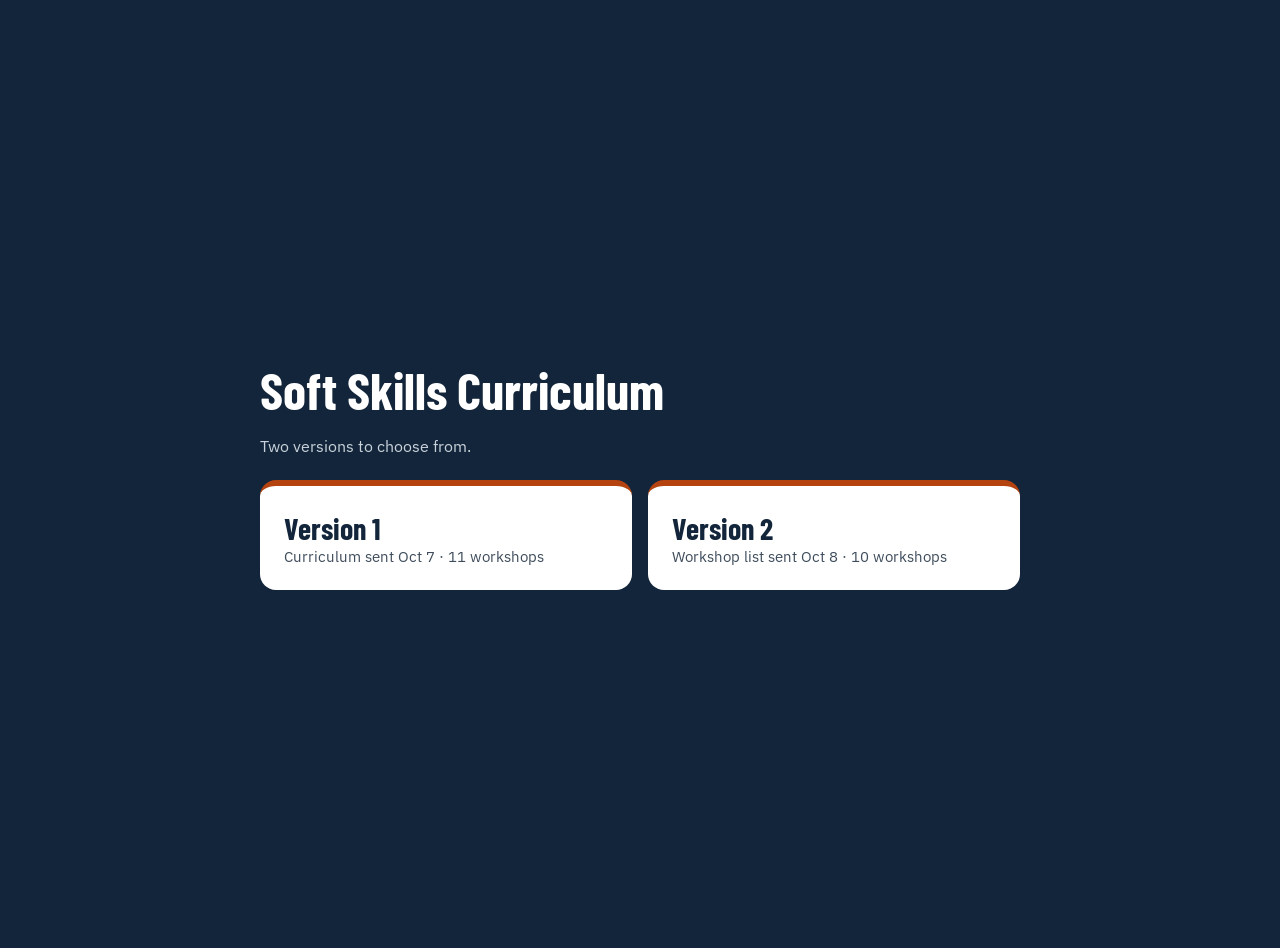
<file: soft-skills/index.html>
<!doctype html><html lang="en"><head><meta charset="utf-8"><meta name="viewport" content="width=device-width,initial-scale=1"><title>Soft Skills Curriculum – choose a version</title><link rel="preconnect" href="https://fonts.googleapis.com"><link rel="preconnect" href="https://fonts.gstatic.com" crossorigin><link rel="stylesheet" href="https://fonts.googleapis.com/css2?family=Barlow+Condensed:wght@600;700&family=IBM+Plex+Sans:wght@400;500;600&display=swap">
<style>body{margin:0;background:#13253A;color:#fff;font-family:'IBM Plex Sans',Arial,sans-serif;min-height:100vh;display:flex;align-items:center;justify-content:center;padding:24px}.box{max-width:760px;width:100%}h1{font-family:'Barlow Condensed',sans-serif;font-size:52px;margin:0 0 8px}p{color:#C9D2DB}.g{display:grid;grid-template-columns:1fr 1fr;gap:16px;margin-top:24px}a{display:block;background:#fff;color:#13253A;text-decoration:none;border-radius:16px;padding:24px;border-top:6px solid #B4430F}a b{font-family:'Barlow Condensed',sans-serif;font-size:30px;display:block}a span{color:#3E4C5B;font-size:15px}@media(max-width:600px){.g{grid-template-columns:1fr}}</style></head>
<body><div class="box"><h1>Soft Skills Curriculum</h1><p>Two versions to choose from.</p><div class="g">
<a href="v1.html"><b>Version 1</b><span>Curriculum sent Oct 7 · 11 workshops</span></a>
<a href="v2.html"><b>Version 2</b><span>Workshop list sent Oct 8 · 10 workshops</span></a></div></div></body></html>
</file>
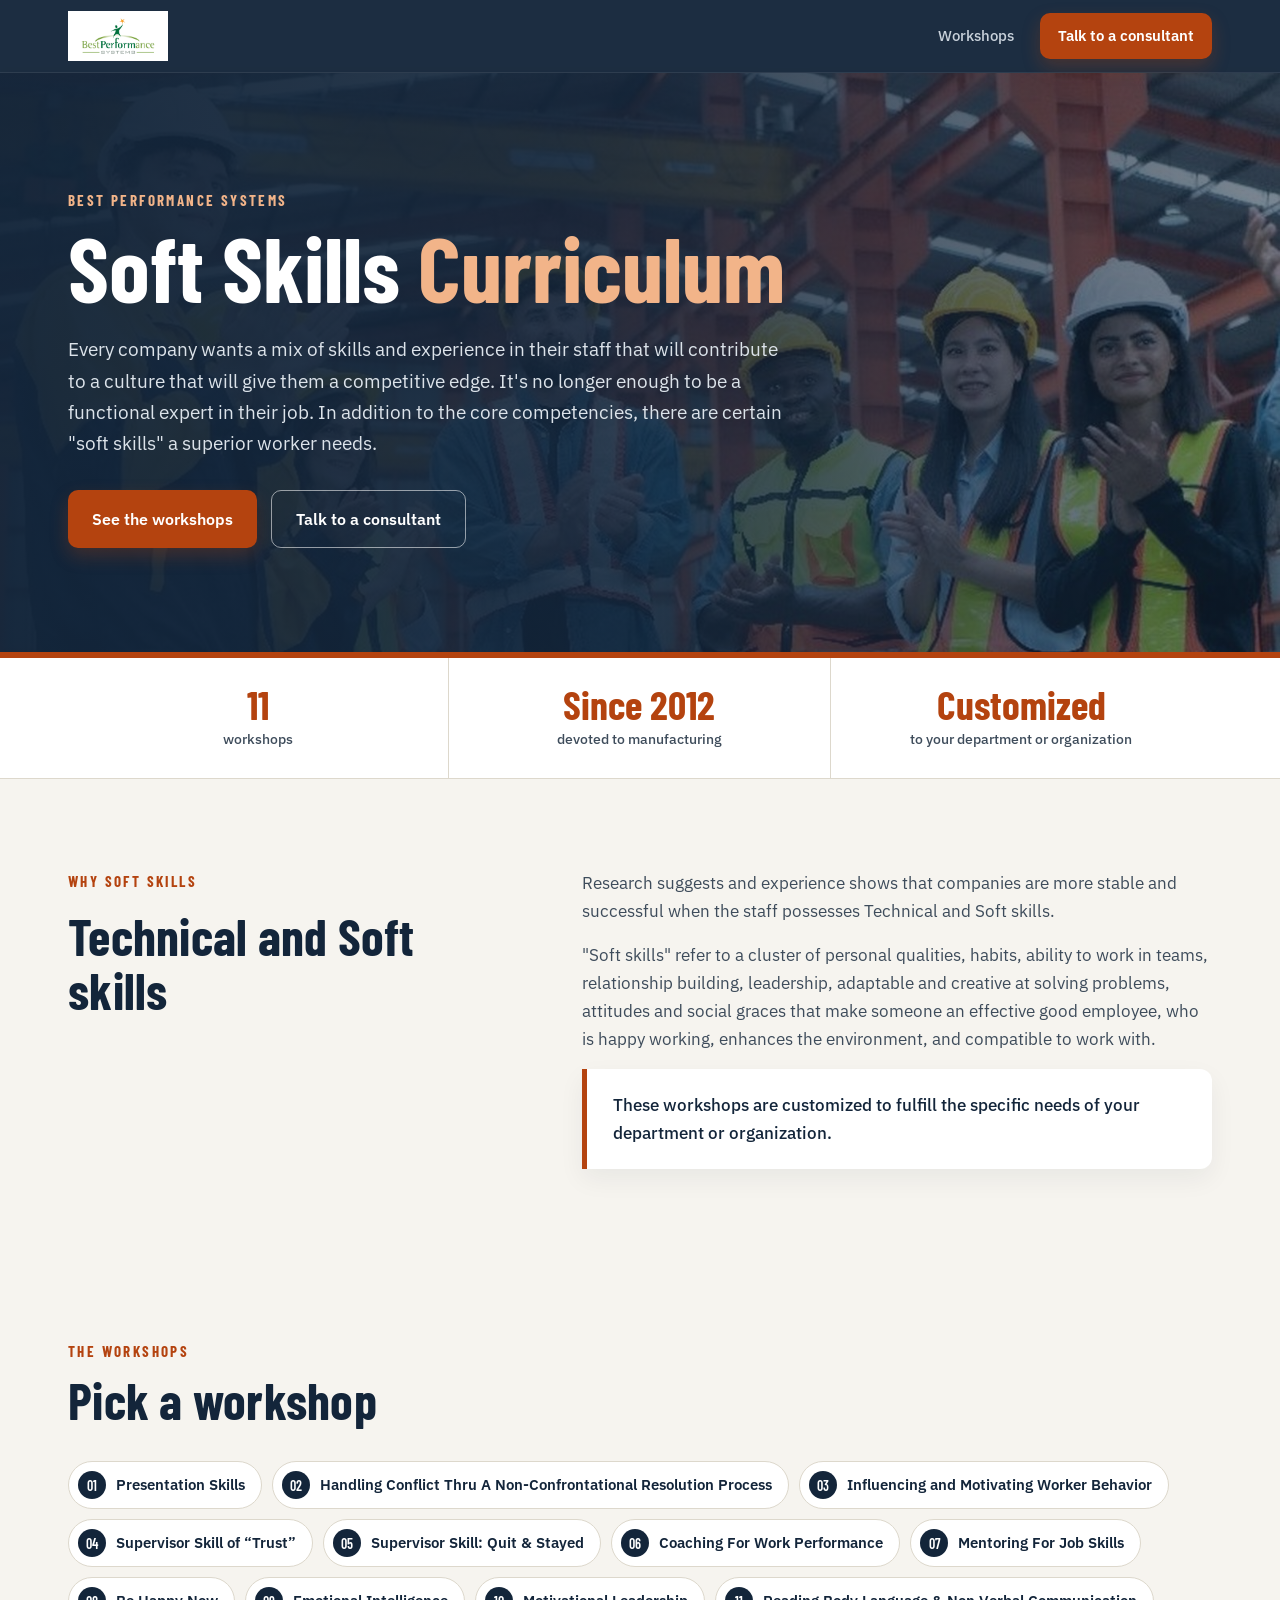
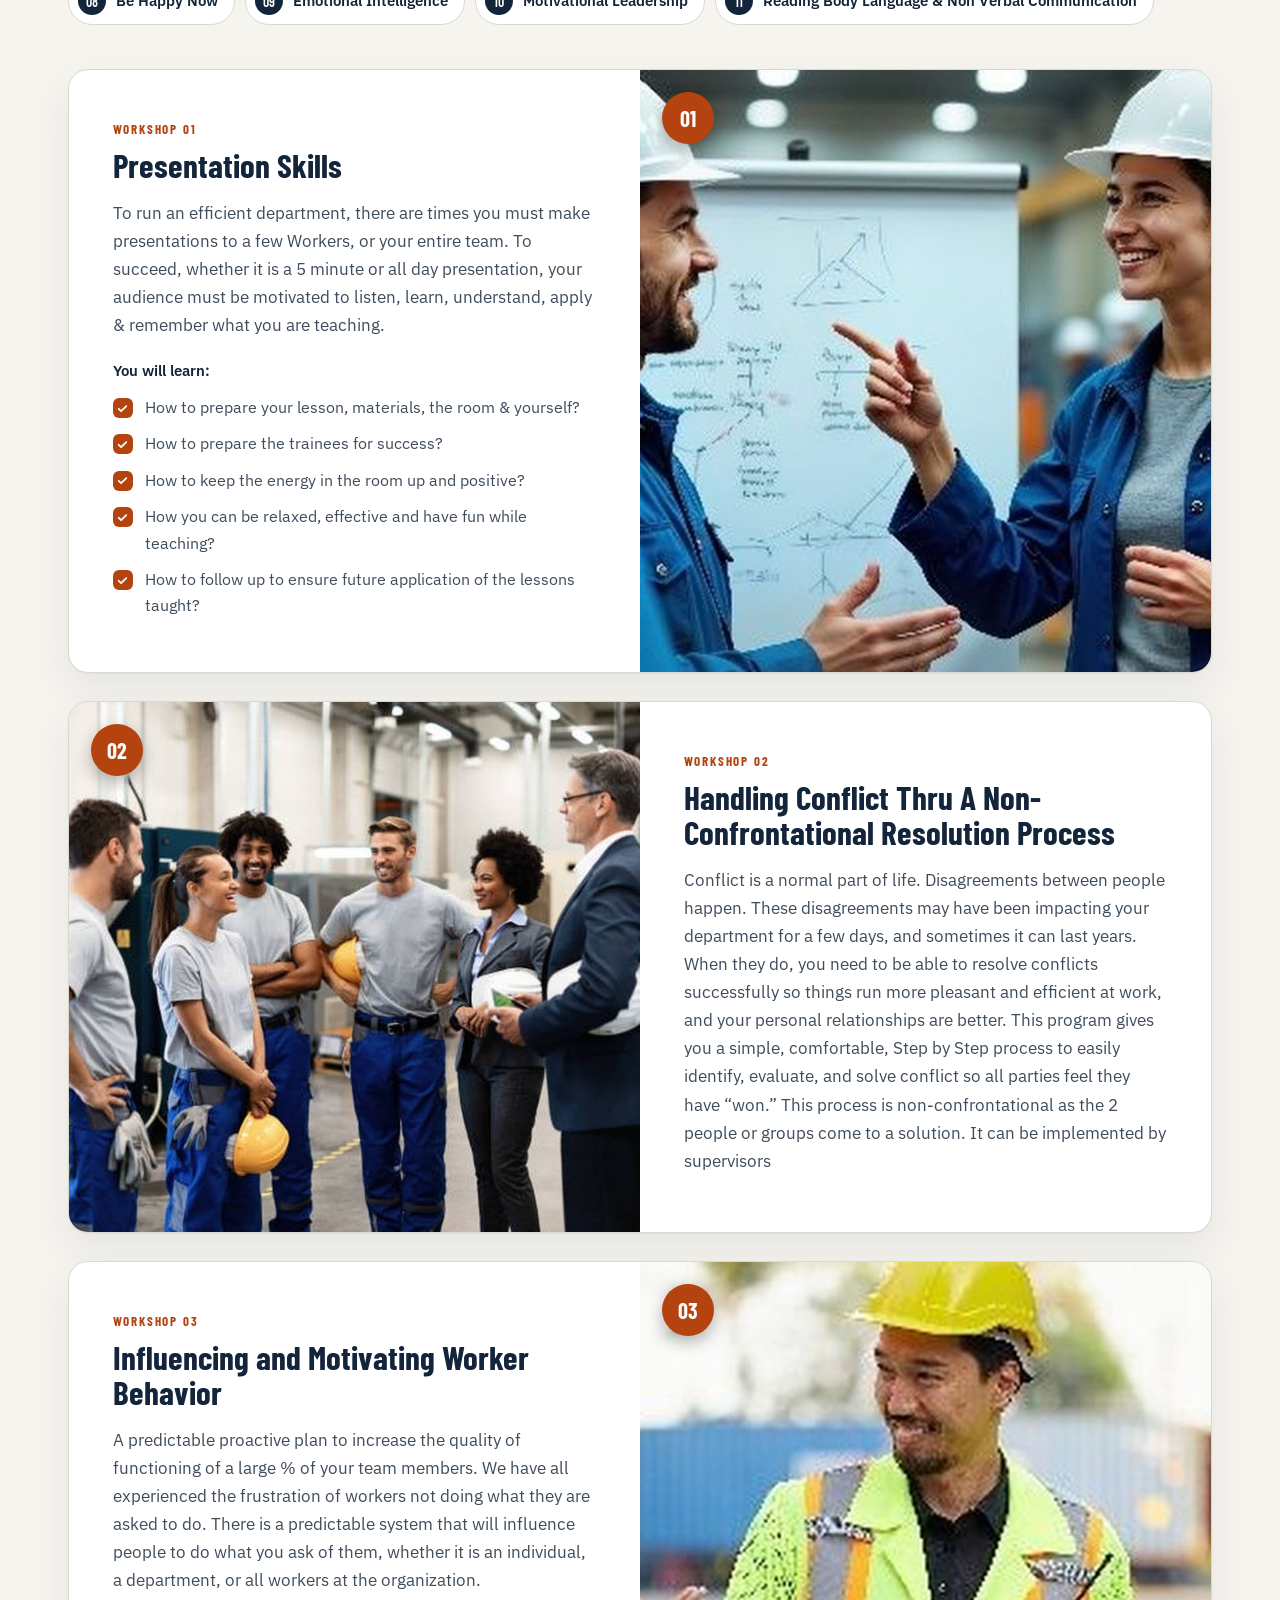
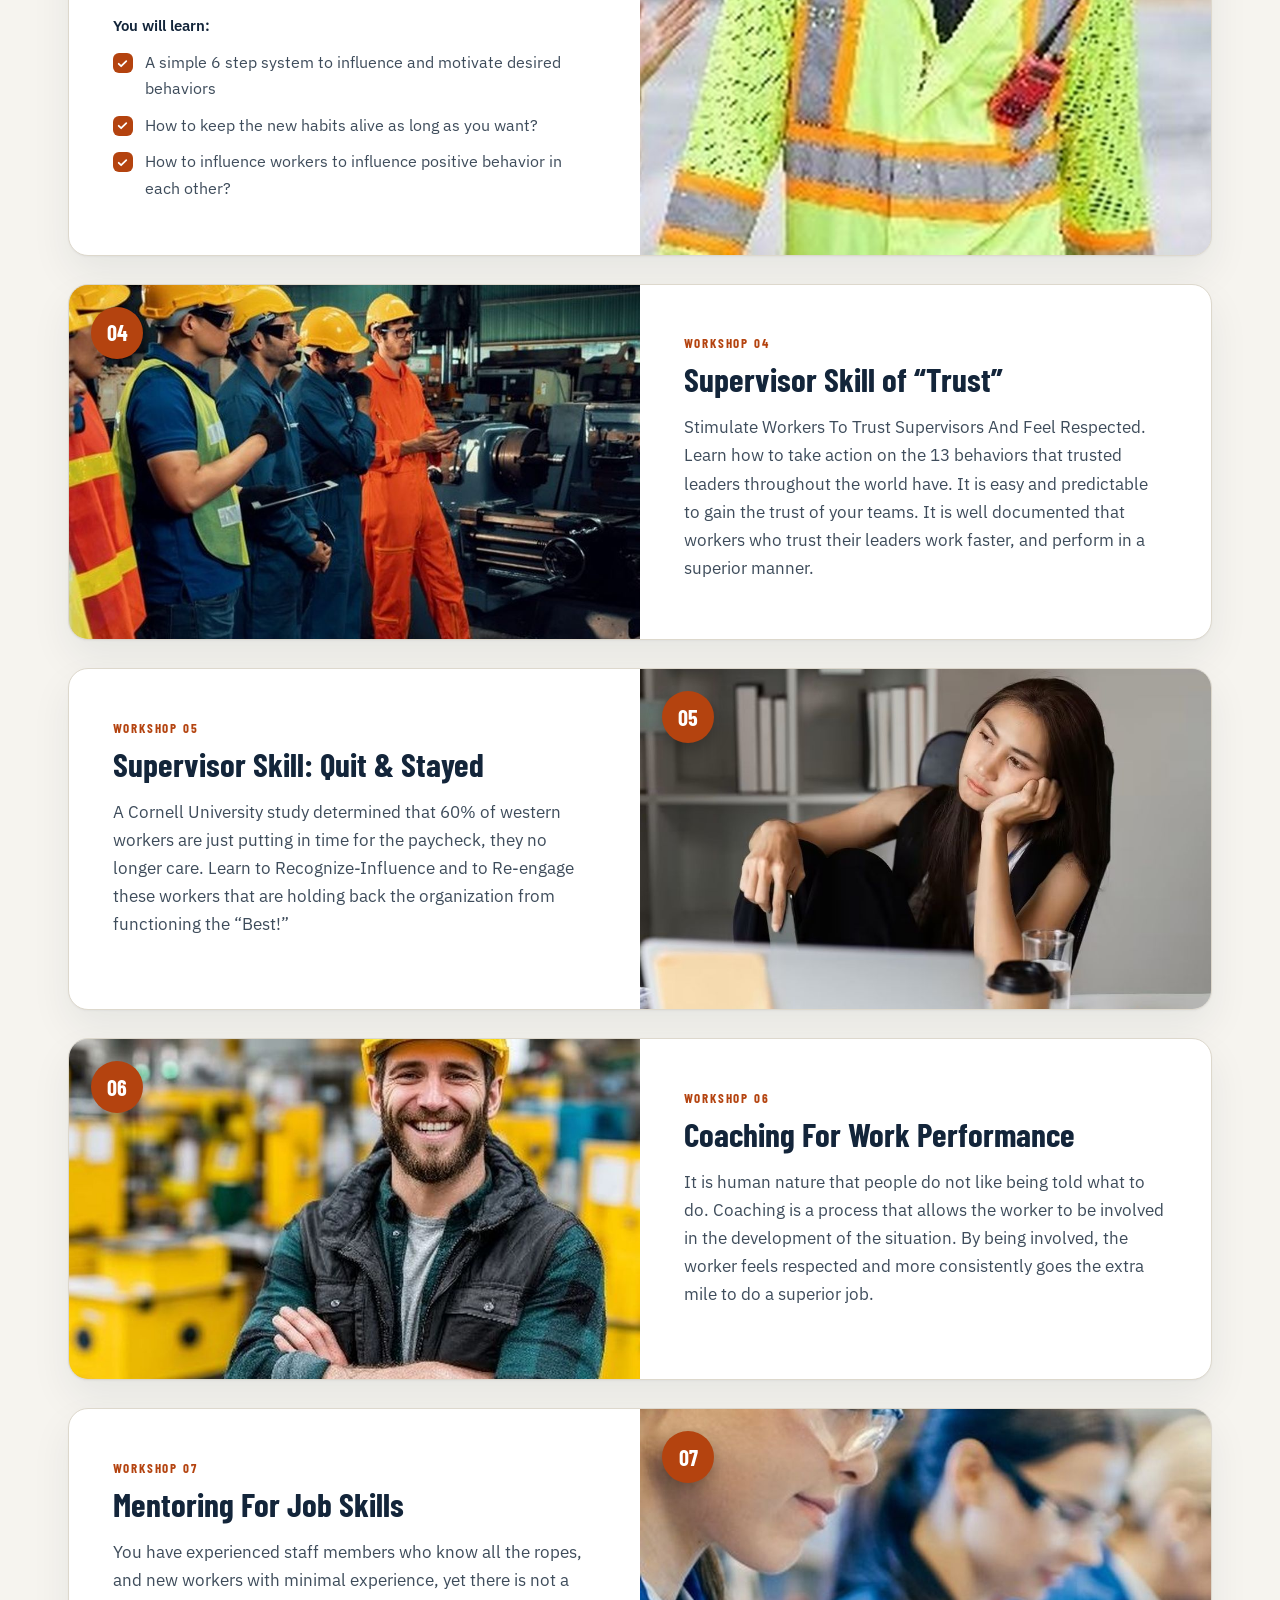
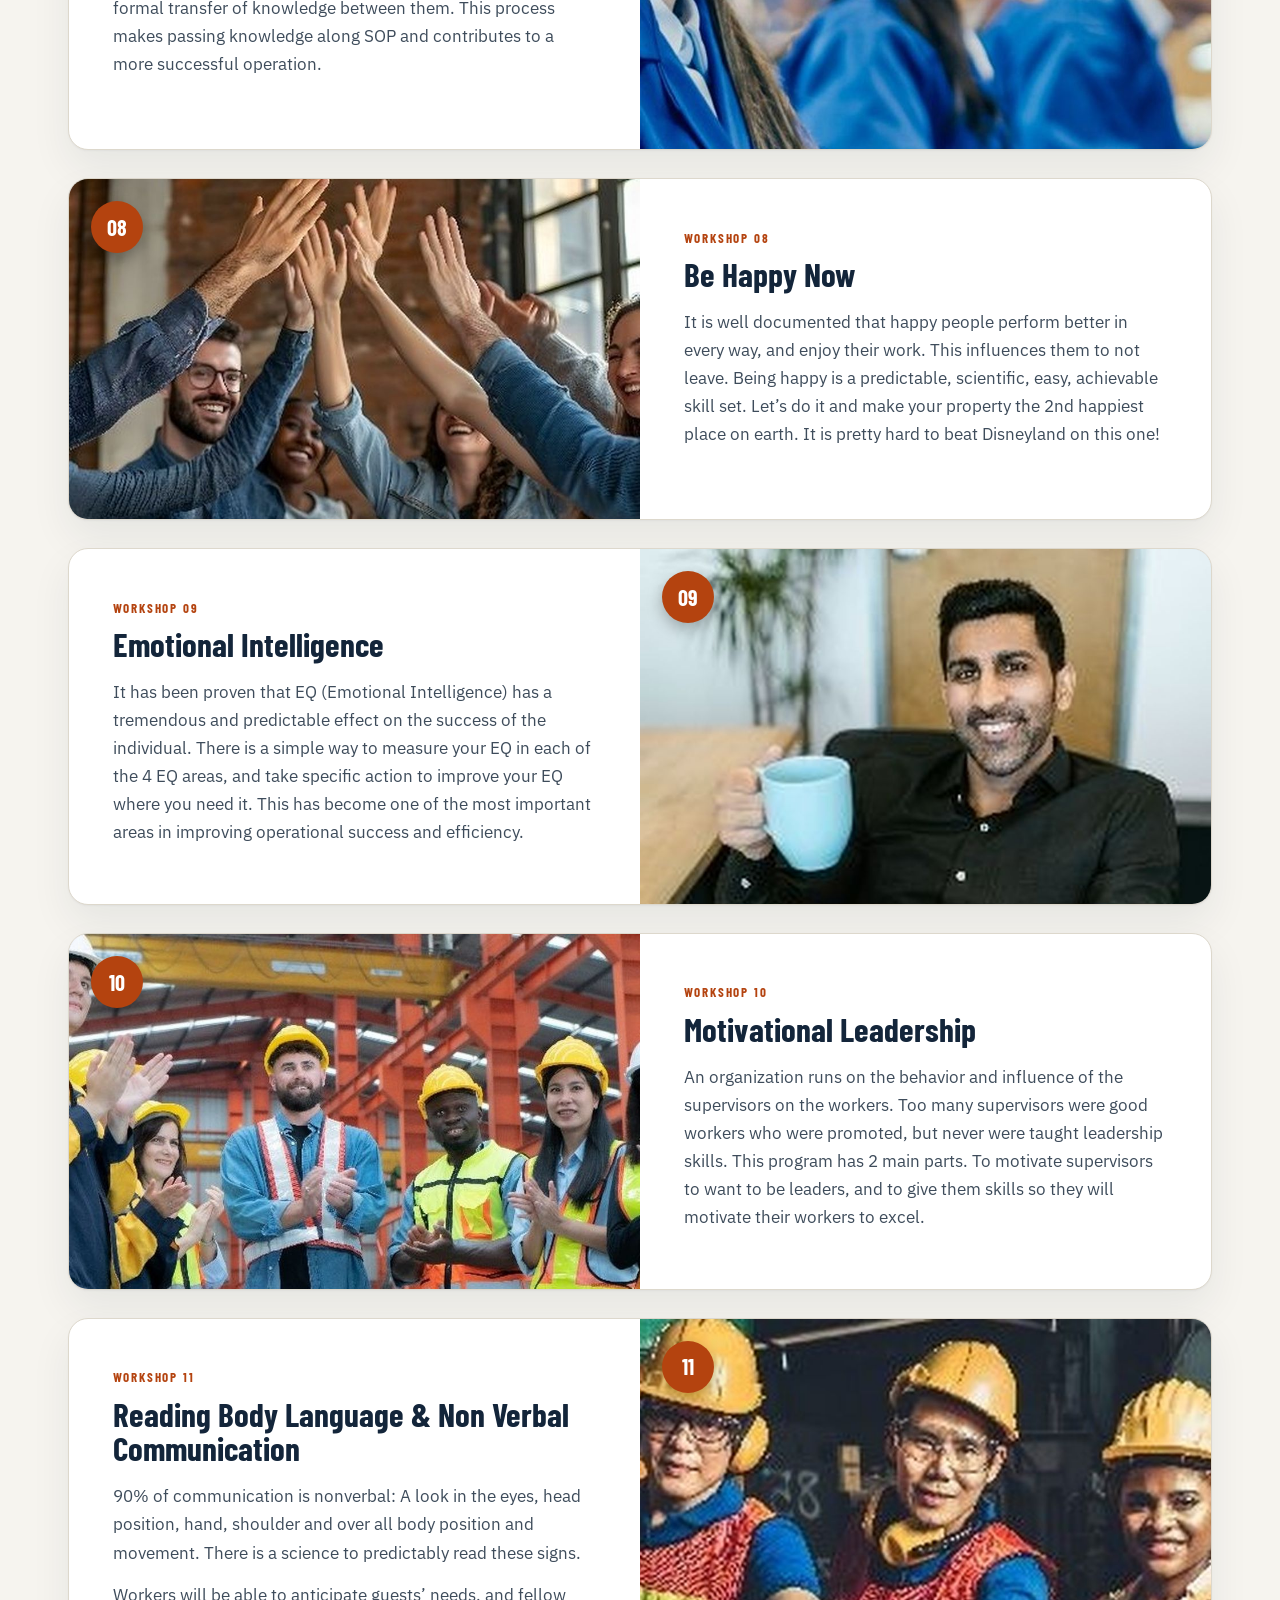
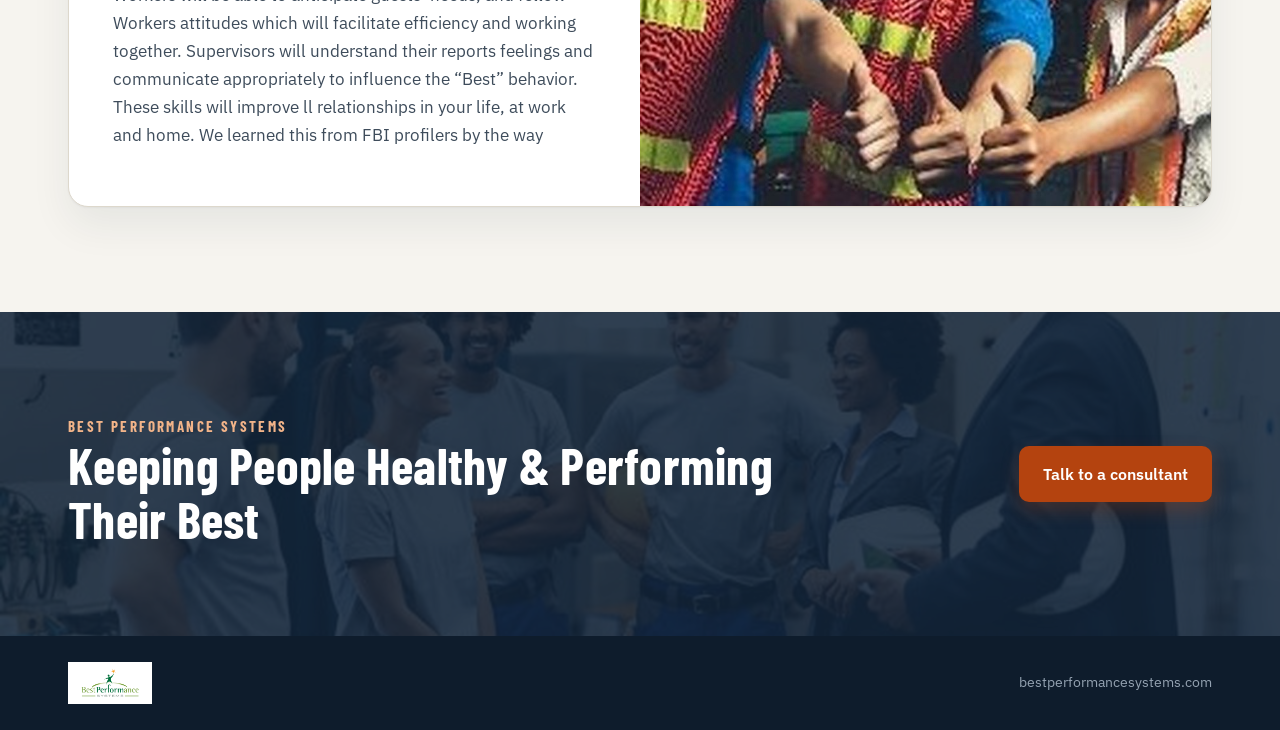
<file: soft-skills/v1.html>
<!doctype html>
<html lang="en"><head><meta charset="utf-8"><meta name="viewport" content="width=device-width,initial-scale=1">
<title>Soft Skills Curriculum | Best Performance Systems</title>
<meta name="description" content="Best Performance Systems soft skills workshops for supervisors and teams.">
<link rel="preconnect" href="https://fonts.googleapis.com"><link rel="preconnect" href="https://fonts.gstatic.com" crossorigin><link rel="stylesheet" href="https://fonts.googleapis.com/css2?family=Barlow+Condensed:wght@600;700&family=IBM+Plex+Sans:wght@400;500;600&display=swap">
<style>
:root{--navy:#13253A;--navy2:#1B3350;--orange:#B4430F;--orange2:#9A390C;--cream:#F6F4EF;--peach:#F2B489;--body:#3E4C5B;--line:#DDD8CC;--white:#fff}
*{box-sizing:border-box}
html{scroll-behavior:smooth;scroll-padding-top:84px}
body{margin:0;background:var(--cream);color:var(--body);font-family:'IBM Plex Sans',system-ui,Arial,sans-serif;font-size:17px;line-height:1.65;-webkit-font-smoothing:antialiased}
img{max-width:100%;display:block}
a{color:inherit}
.wrap{max-width:1240px;margin:0 auto;padding:0 clamp(18px,4vw,48px)}
.h{font-family:'Barlow Condensed',Arial Narrow,sans-serif;font-weight:700;color:var(--navy);letter-spacing:.005em;line-height:1.05;margin:0}
.eyebrow{font-family:'Barlow Condensed',sans-serif;font-weight:700;letter-spacing:.16em;text-transform:uppercase;font-size:15px;color:var(--orange);margin:0 0 10px}
.btn{display:inline-flex;align-items:center;gap:10px;background:var(--orange);color:#fff;text-decoration:none;font-weight:600;font-size:16px;padding:15px 24px;border-radius:10px;box-shadow:0 8px 18px rgba(180,67,15,.28);transition:background .15s,transform .15s}
.btn:hover{background:var(--orange2);transform:translateY(-1px)}
.btn.ghost{background:transparent;border:1.5px solid rgba(255,255,255,.55);box-shadow:none}
.btn.ghost:hover{background:rgba(255,255,255,.1)}
/* nav */
.nav{position:sticky;top:0;z-index:20;background:rgba(19,37,58,.96);backdrop-filter:saturate(1.2) blur(6px);border-bottom:1px solid rgba(255,255,255,.08)}
.nav .wrap{display:flex;align-items:center;justify-content:space-between;height:72px;gap:16px}
.logo{background:#fff;border-radius:0;padding:6px 12px;display:inline-flex;align-items:center}
.logo img{height:38px;width:auto}
.nav .links{display:flex;align-items:center;gap:26px}
.nav .links a.l{color:#C9D2DB;text-decoration:none;font-size:15px;font-weight:500}
.nav .links a.l:hover{color:#fff}
.nav .btn{padding:11px 18px;font-size:15px}
/* hero */
.hero{position:relative;color:#fff;background:var(--navy) url(img/hero.jpg) center 30%/cover no-repeat;overflow:hidden}
.hero:before{content:"";position:absolute;inset:0;background:linear-gradient(90deg,rgba(19,37,58,.97) 0%,rgba(19,37,58,.9) 45%,rgba(19,37,58,.55) 100%)}
.hero .wrap{position:relative;padding-top:clamp(64px,9vw,120px);padding-bottom:clamp(64px,9vw,110px)}
.hero .eyebrow{color:var(--peach)}
.hero h1{font-family:'Barlow Condensed',sans-serif;font-weight:700;font-size:clamp(48px,7.5vw,92px);line-height:.95;margin:0 0 24px;max-width:760px}
.hero h1 span{color:var(--peach)}
.hero .lead{max-width:720px;color:#DCE3EA;font-size:clamp(17px,1.5vw,19px);margin:0 0 30px}
.hero .ctas{display:flex;gap:14px;flex-wrap:wrap}
.hero .bar{position:absolute;left:0;right:0;bottom:0;height:6px;background:var(--orange)}
/* stats strip */
.stats{background:#fff;border-bottom:1px solid var(--line)}
.stats .wrap{display:grid;grid-template-columns:repeat(3,1fr);gap:0}
.stat{padding:26px 10px;text-align:center;border-right:1px solid var(--line)}
.stat:last-child{border-right:0}
.stat b{display:block;font-family:'Barlow Condensed',sans-serif;font-size:40px;color:var(--orange);line-height:1}
.stat span{font-size:14px;color:var(--body);font-weight:500}
/* about */
.about{padding:clamp(56px,7vw,96px) 0}
.about .grid{display:grid;grid-template-columns:5fr 7fr;gap:clamp(28px,5vw,72px);align-items:start}
.about h2{font-size:clamp(36px,4vw,52px)}
.about p{margin:0 0 16px}
.quote{border-left:5px solid var(--orange);background:#fff;padding:22px 26px;border-radius:0 12px 12px 0;color:var(--navy);font-weight:500;box-shadow:0 10px 26px rgba(19,37,58,.06)}
/* index */
.index{padding:0 0 10px}
.chips{display:flex;flex-wrap:wrap;gap:10px}
.chip{display:inline-flex;align-items:center;gap:10px;background:#fff;border:1px solid var(--line);border-radius:999px;padding:9px 16px 9px 9px;font-size:14.5px;font-weight:600;color:var(--navy);text-decoration:none;transition:border-color .15s,transform .15s}
.chip i{font-style:normal;background:var(--navy);color:#fff;font-family:'Barlow Condensed',sans-serif;font-size:14px;width:28px;height:28px;border-radius:50%;display:inline-flex;align-items:center;justify-content:center}
.chip:hover{border-color:var(--orange);transform:translateY(-1px)}
/* workshops */
.workshops{padding:clamp(40px,5vw,70px) 0 clamp(50px,6vw,90px)}
.sec-head{display:flex;align-items:end;justify-content:space-between;gap:20px;margin-bottom:34px;flex-wrap:wrap}
.sec-head h2{font-size:clamp(36px,4vw,52px)}
.ws{display:grid;grid-template-columns:1fr 1fr;background:#fff;border:1px solid var(--line);border-radius:20px;overflow:hidden;margin-bottom:28px;box-shadow:0 1px 2px rgba(19,37,58,.04),0 18px 40px rgba(19,37,58,.07)}
.ws .pic{position:relative;min-height:340px;background:#ccc}
.ws .pic img{position:absolute;inset:0;width:100%;height:100%;object-fit:cover}
.ws .pic .n{position:absolute;left:22px;top:22px;background:var(--orange);color:#fff;font-family:'Barlow Condensed',sans-serif;font-weight:700;font-size:22px;width:52px;height:52px;border-radius:50%;display:flex;align-items:center;justify-content:center;box-shadow:0 6px 16px rgba(0,0,0,.28)}
.ws .txt{padding:clamp(26px,3.4vw,46px)}
.ws:nth-child(even) .pic{order:2}
.ws .tag{display:inline-block;font-family:'Barlow Condensed',sans-serif;font-weight:700;letter-spacing:.14em;text-transform:uppercase;font-size:13px;color:var(--orange);margin-bottom:8px}
.ws h3{font-family:'Barlow Condensed',sans-serif;font-weight:700;color:var(--navy);font-size:clamp(28px,2.6vw,36px);line-height:1.05;margin:0 0 16px}
.ws p{margin:0 0 14px}
.ws h4{font-size:15px;font-weight:600;color:var(--navy);margin:20px 0 10px;text-transform:none}
.ws ul{list-style:none;margin:0 0 6px;padding:0}
.ws li{position:relative;padding-left:32px;margin:0 0 10px;font-size:16px}
.ws li:before{content:"";position:absolute;left:0;top:4px;width:20px;height:20px;border-radius:6px;background:var(--orange) url("data:image/svg+xml,%3Csvg xmlns='http://www.w3.org/2000/svg' viewBox='0 0 24 24' fill='none' stroke='white' stroke-width='3.2' stroke-linecap='round' stroke-linejoin='round'%3E%3Cpath d='M5 12.5l4.5 4.5L19 7.5'/%3E%3C/svg%3E") center/13px no-repeat}
/* band */
.band{position:relative;color:#fff;background:var(--navy) url(img/band.jpg) center/cover no-repeat}
.band:before{content:"";position:absolute;inset:0;background:rgba(19,37,58,.88)}
.band .wrap{position:relative;padding:clamp(56px,7vw,96px) clamp(18px,4vw,48px);display:flex;align-items:center;justify-content:space-between;gap:30px;flex-wrap:wrap}
.band h2{color:#fff;font-size:clamp(34px,4vw,54px);max-width:720px}
.band p{color:#DCE3EA;margin:12px 0 0;max-width:640px}
footer{background:#0E1C2C;color:#94A2B1;font-size:14px}
footer .wrap{display:flex;justify-content:space-between;align-items:center;gap:16px;flex-wrap:wrap;padding-top:26px;padding-bottom:26px}
footer .logo img{height:30px}
@media (max-width:900px){
 .about .grid{grid-template-columns:1fr}
 .ws{grid-template-columns:1fr}
 .ws:nth-child(even) .pic{order:0}
 .ws .pic{min-height:0;aspect-ratio:16/10}
 .nav .links a.l{display:none}
}
@media (max-width:560px){
 .nav .wrap{height:64px}.logo img{height:30px}.nav .btn{padding:10px 14px;font-size:14px}
 .stats .wrap{grid-template-columns:1fr}.stat{border-right:0;border-bottom:1px solid var(--line);padding:18px 10px}.stat:last-child{border-bottom:0}
 .hero:before{background:linear-gradient(180deg,rgba(19,37,58,.88),rgba(19,37,58,.96))}
 .btn{width:100%;justify-content:center}
 .chip{font-size:13.5px}
}
</style></head><body>
<nav class="nav"><div class="wrap"><a class="logo" href="#top"><img src="img/bps-logo.png" alt="Best Performance Systems"></a>
<div class="links"><a class="l" href="#workshops">Workshops</a><a class="btn" href="#book">Talk to a consultant</a></div></div></nav>
<header class="hero" id="top"><div class="wrap">
<p class="eyebrow">Best Performance Systems</p>
<h1>Soft Skills <span>Curriculum</span></h1>
<p class="lead">Every company wants a mix of skills and experience in their staff that will contribute to a culture that will give them a competitive edge. It's no longer enough to be a functional expert in their job. In addition to the core competencies, there are certain "soft skills" a superior worker needs.</p>
<div class="ctas"><a class="btn" href="#workshops">See the workshops</a><a class="btn ghost" href="#book">Talk to a consultant</a></div>
</div><div class="bar"></div></header>
<section class="stats"><div class="wrap">
<div class="stat"><b>11</b><span>workshops</span></div>
<div class="stat"><b>Since 2012</b><span>devoted to manufacturing</span></div>
<div class="stat"><b>Customized</b><span>to your department or organization</span></div>
</div></section>
<section class="about"><div class="wrap"><div class="grid"><div><p class="eyebrow">Why soft skills</p><h2 class="h">Technical and Soft skills</h2></div><div><p>Research suggests and experience shows that companies are more stable and successful when the staff possesses Technical and Soft skills.</p><p>"Soft skills" refer to a cluster of personal qualities, habits, ability to work in teams,  relationship building, leadership, adaptable and creative at solving problems, attitudes and social graces that make someone an effective good employee, who is happy working, enhances the environment, and compatible to work with.</p><p class="quote">These workshops are customized to fulfill the specific needs of your department or organization.</p></div></div></div></section>
<section class="workshops" id="workshops"><div class="wrap">
<div class="sec-head"><div><p class="eyebrow">The workshops</p><h2 class="h">Pick a workshop</h2></div></div>
<div class="index"><div class="chips"><a class="chip" href="#presentation-skills"><i>01</i>Presentation Skills</a><a class="chip" href="#handling-conflict-thru-a-non-confrontati"><i>02</i>Handling Conflict Thru A Non-Confrontational Resolution Process</a><a class="chip" href="#influencing-and-motivating-worker-behavi"><i>03</i>Influencing and Motivating Worker Behavior</a><a class="chip" href="#supervisor-skill-of-trust"><i>04</i>Supervisor Skill of “Trust”</a><a class="chip" href="#supervisor-skill-quit-stayed"><i>05</i>Supervisor Skill: Quit &amp; Stayed</a><a class="chip" href="#coaching-for-work-performance"><i>06</i>Coaching For Work Performance</a><a class="chip" href="#mentoring-for-job-skills"><i>07</i>Mentoring For Job Skills</a><a class="chip" href="#be-happy-now"><i>08</i>Be Happy Now</a><a class="chip" href="#emotional-intelligence"><i>09</i>Emotional Intelligence</a><a class="chip" href="#motivational-leadership"><i>10</i>Motivational Leadership</a><a class="chip" href="#reading-body-language-non-verbal-communi"><i>11</i>Reading Body Language &amp; Non Verbal Communication</a></div></div>
<div style="height:34px"></div>
<article class="ws" id="presentation-skills"><div class="pic"><img src="img/v1-01.jpg" alt="two supervisors in hard hats at a whiteboard" loading="lazy"><span class="n">01</span></div><div class="txt"><span class="tag">Workshop 01</span><h3>Presentation Skills</h3><p>To run an efficient department, there are times you must make presentations to a few Workers, or your entire team. To succeed, whether it is a 5 minute or all day presentation, your audience must be motivated to listen, learn, understand, apply &amp; remember what you are teaching.</p><h4>You will learn:</h4><ul><li>How to prepare your lesson, materials, the room &amp; yourself?</li><li>How to prepare the trainees for success?</li><li>How to keep the energy in the room up and positive?</li><li>How you can be relaxed, effective and have fun while teaching?</li><li>How to follow up to ensure future application of the lessons taught?</li></ul></div></article><article class="ws" id="handling-conflict-thru-a-non-confrontati"><div class="pic"><img src="img/v1-02.jpg" alt="supervisor and workers talking and smiling on the plant floo" loading="lazy"><span class="n">02</span></div><div class="txt"><span class="tag">Workshop 02</span><h3>Handling Conflict Thru A Non-Confrontational Resolution Process</h3><p>Conflict is a normal part of life. Disagreements between people happen. These disagreements may have been impacting your department for a few days, and sometimes it can last years. When they do, you need to be able to resolve conflicts successfully so things run more pleasant and efficient at work, and your personal relationships are better. This program gives you a simple, comfortable, Step by Step process to easily identify, evaluate, and solve conflict so all parties feel they have “won.”  This process is non-confrontational as the 2 people or groups come to a solution. It can be implemented by supervisors</p></div></article><article class="ws" id="influencing-and-motivating-worker-behavi"><div class="pic"><img src="img/v1-03.jpg" alt="crew in safety vests talking and clapping together" loading="lazy"><span class="n">03</span></div><div class="txt"><span class="tag">Workshop 03</span><h3>Influencing and Motivating Worker Behavior</h3><p>A predictable proactive plan to increase the quality of functioning of a large % of your team members. We have all experienced the frustration of workers not doing what they are asked to do. There is a predictable system that will influence people to do what you ask of them, whether it is an individual, a department, or all workers at the organization.</p><h4>You will learn:</h4><ul><li>A simple 6 step system to influence and motivate desired behaviors</li><li>How to keep the new habits alive as long as you want?</li><li>How to influence workers to influence positive behavior in each other?</li></ul></div></article><article class="ws" id="supervisor-skill-of-trust"><div class="pic"><img src="img/v1-04.jpg" alt="supervisor talking with a team in hard hats on a plant floor" loading="lazy"><span class="n">04</span></div><div class="txt"><span class="tag">Workshop 04</span><h3>Supervisor Skill of “Trust”</h3><p>Stimulate Workers To Trust Supervisors And Feel Respected. Learn how to take action on the 13 behaviors that trusted leaders throughout the world have. It is easy and predictable  to gain the trust of your teams. It is well documented that workers who trust their leaders work faster, and perform in a superior manner.</p></div></article><article class="ws" id="supervisor-skill-quit-stayed"><div class="pic"><img src="img/v1-05.jpg" alt="tired worker slumped at her desk" loading="lazy"><span class="n">05</span></div><div class="txt"><span class="tag">Workshop 05</span><h3>Supervisor Skill: Quit &amp; Stayed</h3><p>A Cornell University study determined that 60% of western workers are just putting in time for the paycheck, they no longer care. Learn to Recognize-Influence and to Re-engage these workers that are holding back the organization from functioning the “Best!”</p></div></article><article class="ws" id="coaching-for-work-performance"><div class="pic"><img src="img/v1-06.jpg" alt="smiling worker in a hard hat on the factory floor" loading="lazy"><span class="n">06</span></div><div class="txt"><span class="tag">Workshop 06</span><h3>Coaching For Work Performance</h3><p>It is human nature that people do not like being told what to do. Coaching is a process that allows the worker to be involved in the development of the situation. By being involved, the worker feels respected and more consistently goes the extra mile to do a superior job.</p></div></article><article class="ws" id="mentoring-for-job-skills"><div class="pic"><img src="img/v1-07.jpg" alt="worker in safety glasses assembling electronics" loading="lazy"><span class="n">07</span></div><div class="txt"><span class="tag">Workshop 07</span><h3>Mentoring For Job Skills</h3><p>You have experienced staff members who know all the ropes, and new workers with minimal experience, yet there is not a formal transfer of knowledge between them. This process makes passing knowledge along SOP and contributes to a more successful operation.</p></div></article><article class="ws" id="be-happy-now"><div class="pic"><img src="img/v1-08.jpg" alt="team celebrating with high fives" loading="lazy"><span class="n">08</span></div><div class="txt"><span class="tag">Workshop 08</span><h3>Be Happy Now</h3><p>It is well documented that happy people perform better in every way, and enjoy their work. This influences them to not leave. Being happy is a predictable, scientific, easy, achievable skill set. Let’s do it and make your property the 2nd happiest place on earth. It is pretty hard to beat Disneyland on this one!</p></div></article><article class="ws" id="emotional-intelligence"><div class="pic"><img src="img/v1-09.jpg" alt="relaxed executive reviewing a report" loading="lazy"><span class="n">09</span></div><div class="txt"><span class="tag">Workshop 09</span><h3>Emotional Intelligence</h3><p>It has been proven that EQ (Emotional Intelligence) has a tremendous and predictable effect on the success of the individual. There is a simple way to measure your EQ in each of the 4 EQ areas, and take specific action to improve your EQ where you need it. This has become one of the most important areas in improving operational success and efficiency.</p></div></article><article class="ws" id="motivational-leadership"><div class="pic"><img src="img/v1-10.jpg" alt="plant team in hard hats applauding" loading="lazy"><span class="n">10</span></div><div class="txt"><span class="tag">Workshop 10</span><h3>Motivational Leadership</h3><p>An organization runs on the behavior and influence of the supervisors on the workers. Too many supervisors were good workers who were promoted, but never were taught leadership skills. This program has 2 main parts. To motivate supervisors to want to be leaders, and to give them skills so they will motivate their workers to excel.</p></div></article><article class="ws" id="reading-body-language-non-verbal-communi"><div class="pic"><img src="img/v1-11.jpg" alt="workers giving a thumbs up" loading="lazy"><span class="n">11</span></div><div class="txt"><span class="tag">Workshop 11</span><h3>Reading Body Language &amp; Non Verbal Communication</h3><p>90% of communication is nonverbal: A look in the eyes, head position, hand, shoulder and over all body position and movement. There is a science to predictably read these signs.</p><p>Workers will be able to anticipate guests’ needs, and fellow Workers attitudes which will facilitate efficiency and working together. Supervisors will understand their reports feelings and communicate appropriately to influence the “Best” behavior. These skills will improve ll relationships in your life, at work and home. We learned this from FBI profilers by the way</p></div></article>
</div></section>
<section class="band" id="book"><div class="wrap">
<div><p class="eyebrow" style="color:var(--peach)">Best Performance Systems</p><h2 class="h">Keeping People Healthy &amp; Performing Their Best</h2></div>
<a class="btn" href="#book">Talk to a consultant</a>
</div></section>
<footer><div class="wrap"><span class="logo"><img src="img/bps-logo.png" alt="Best Performance Systems"></span><span>bestperformancesystems.com</span></div></footer>
</body></html>
</file>
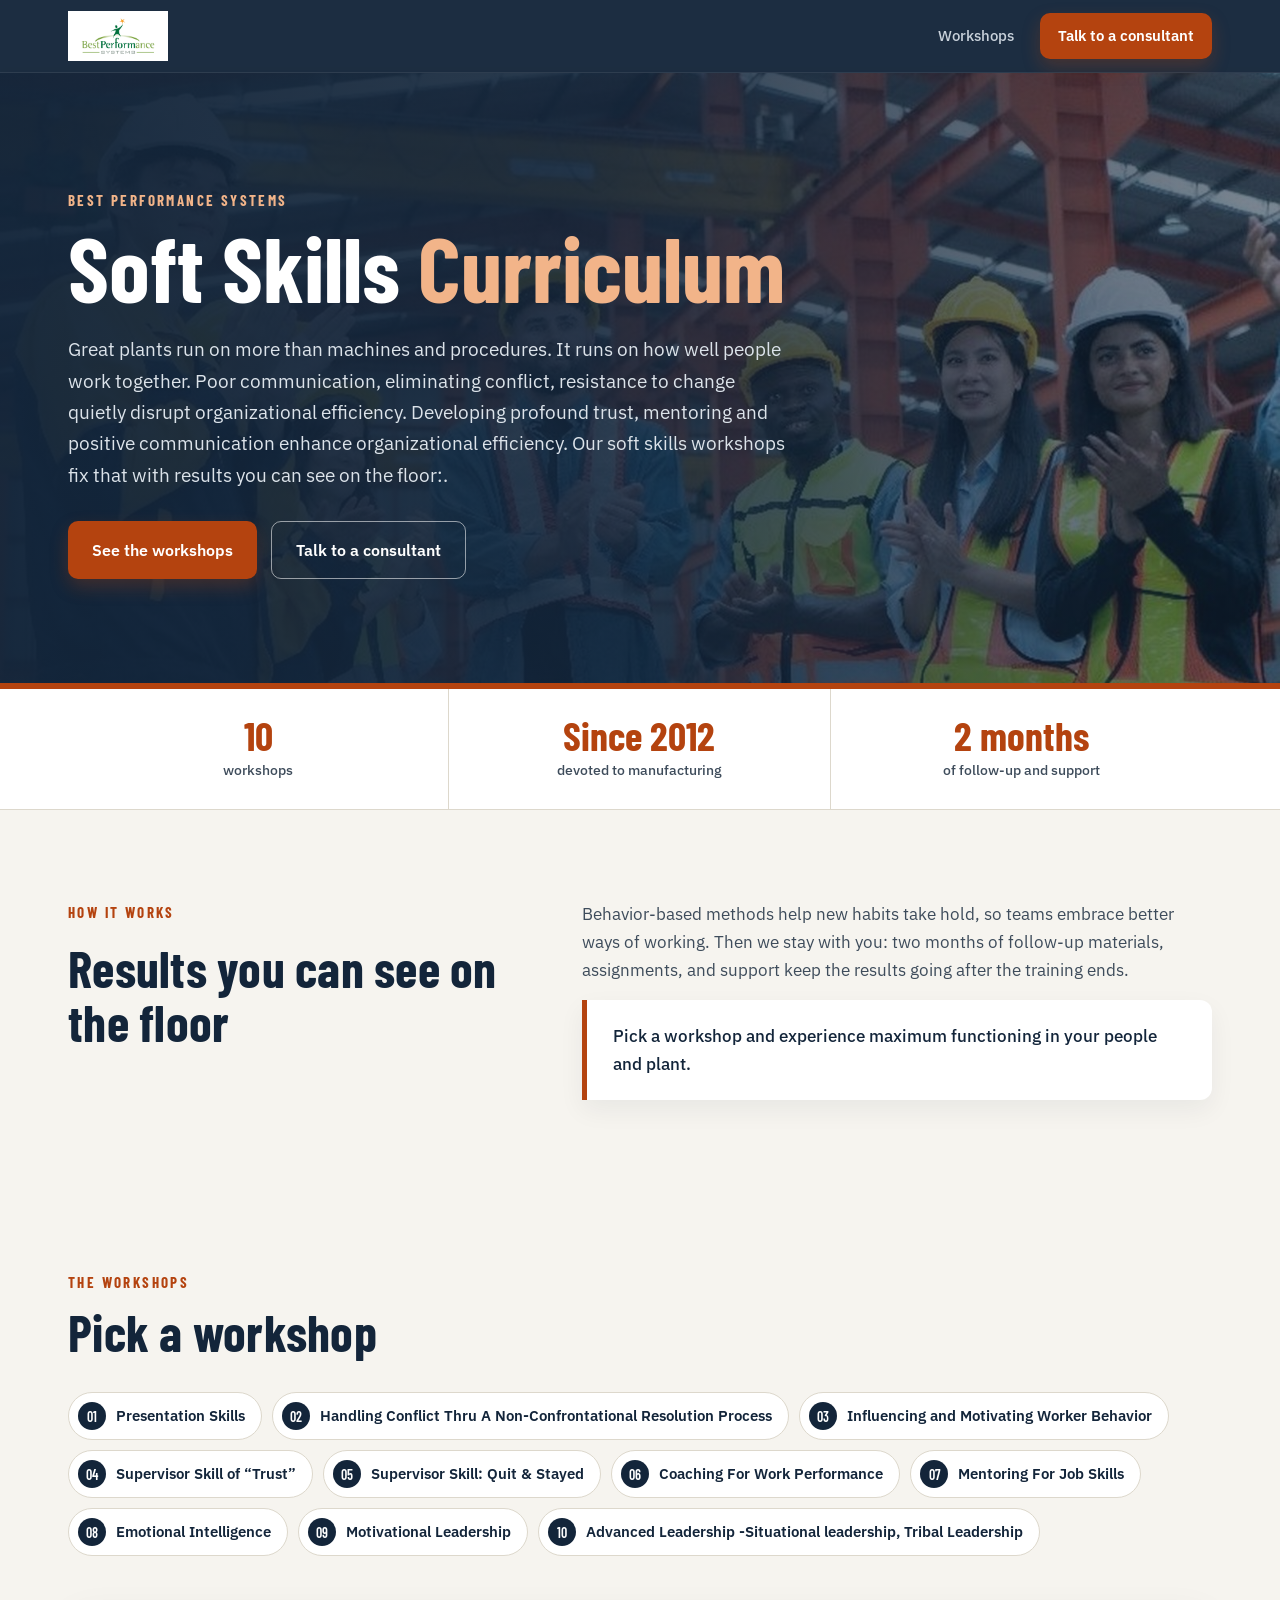
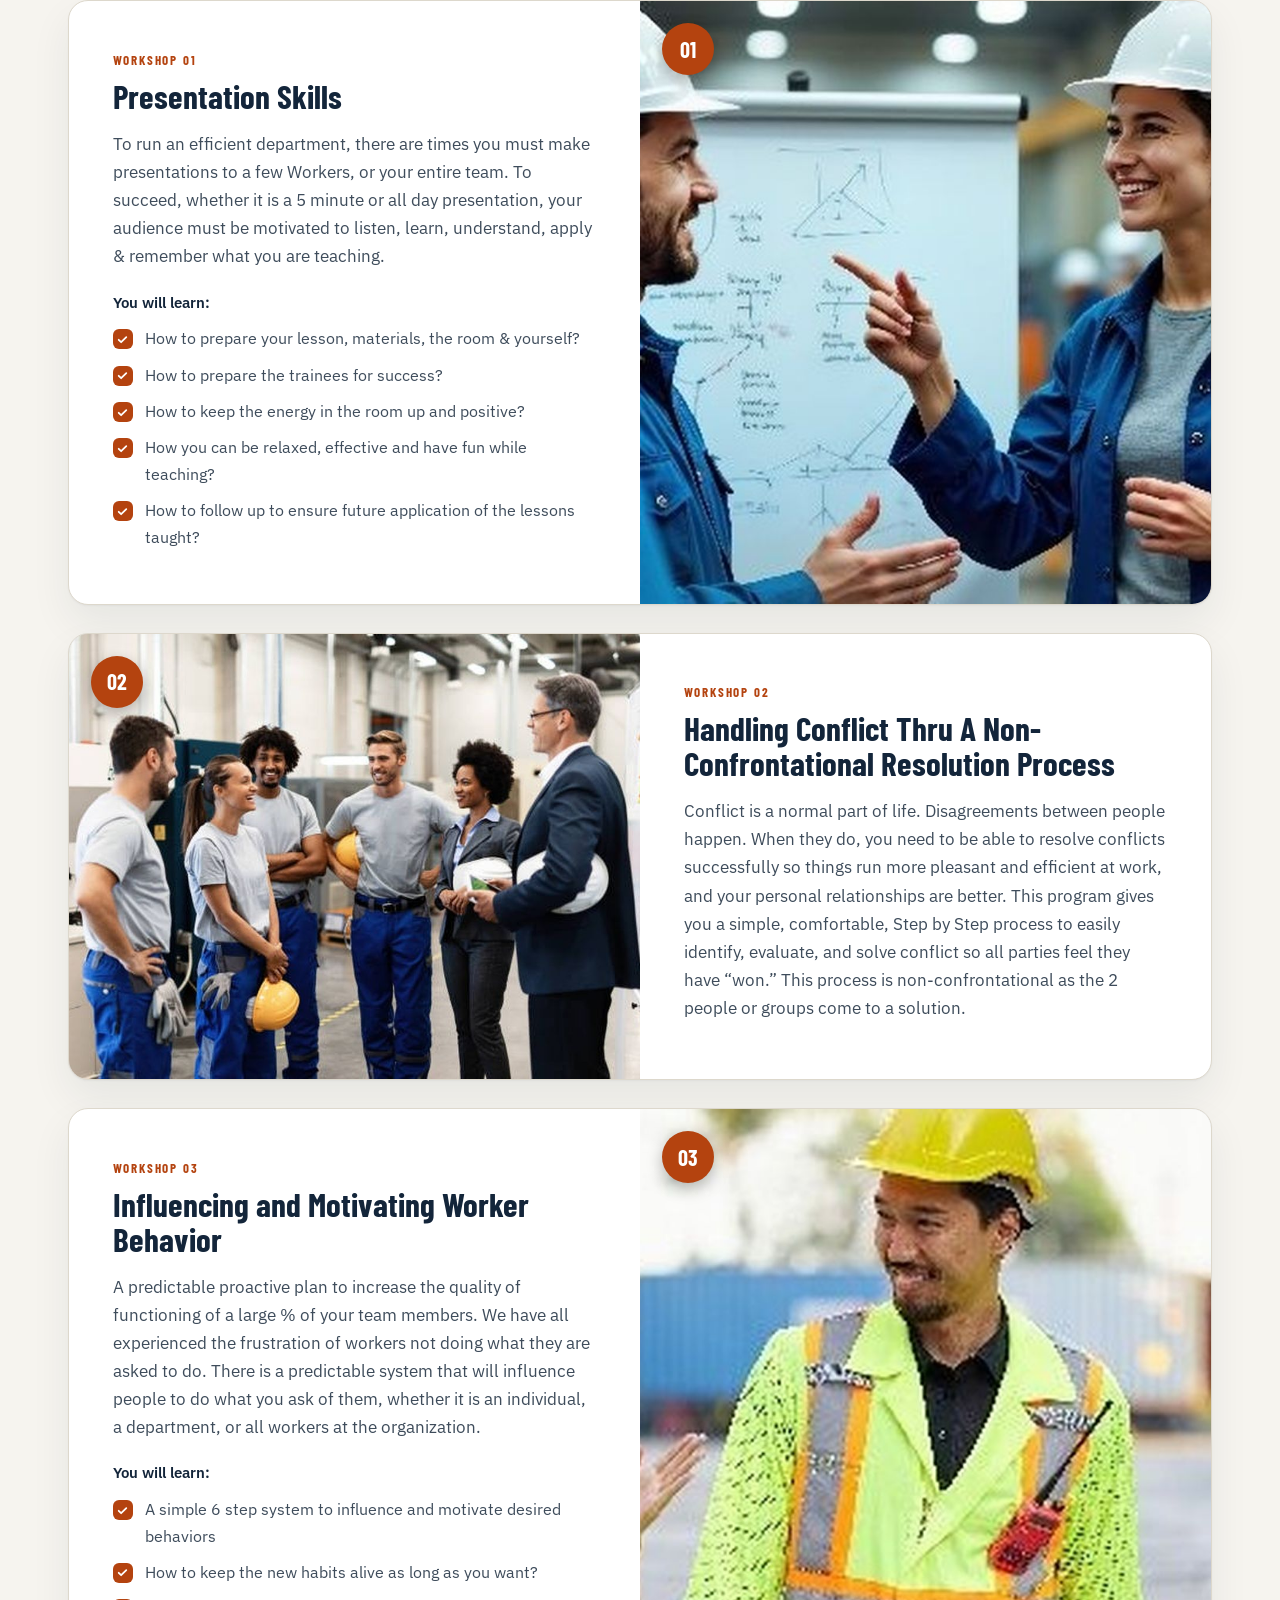
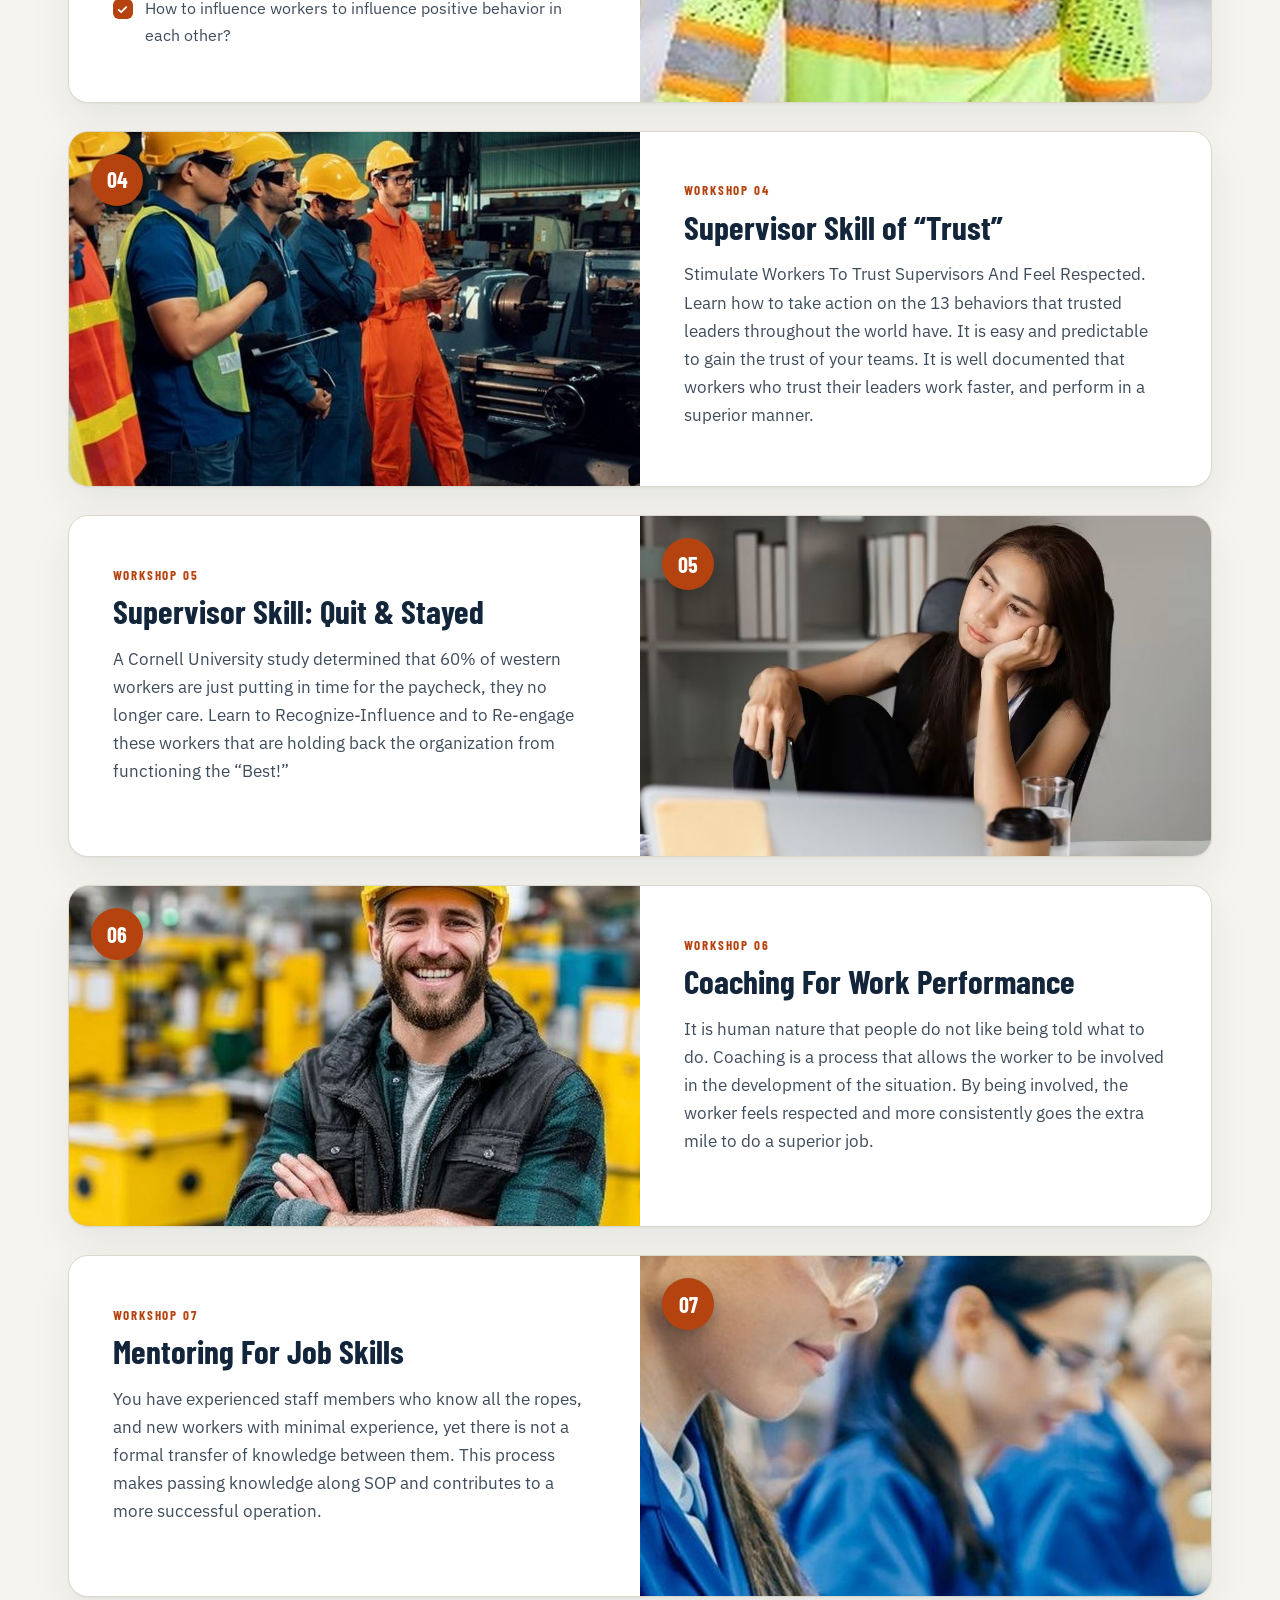
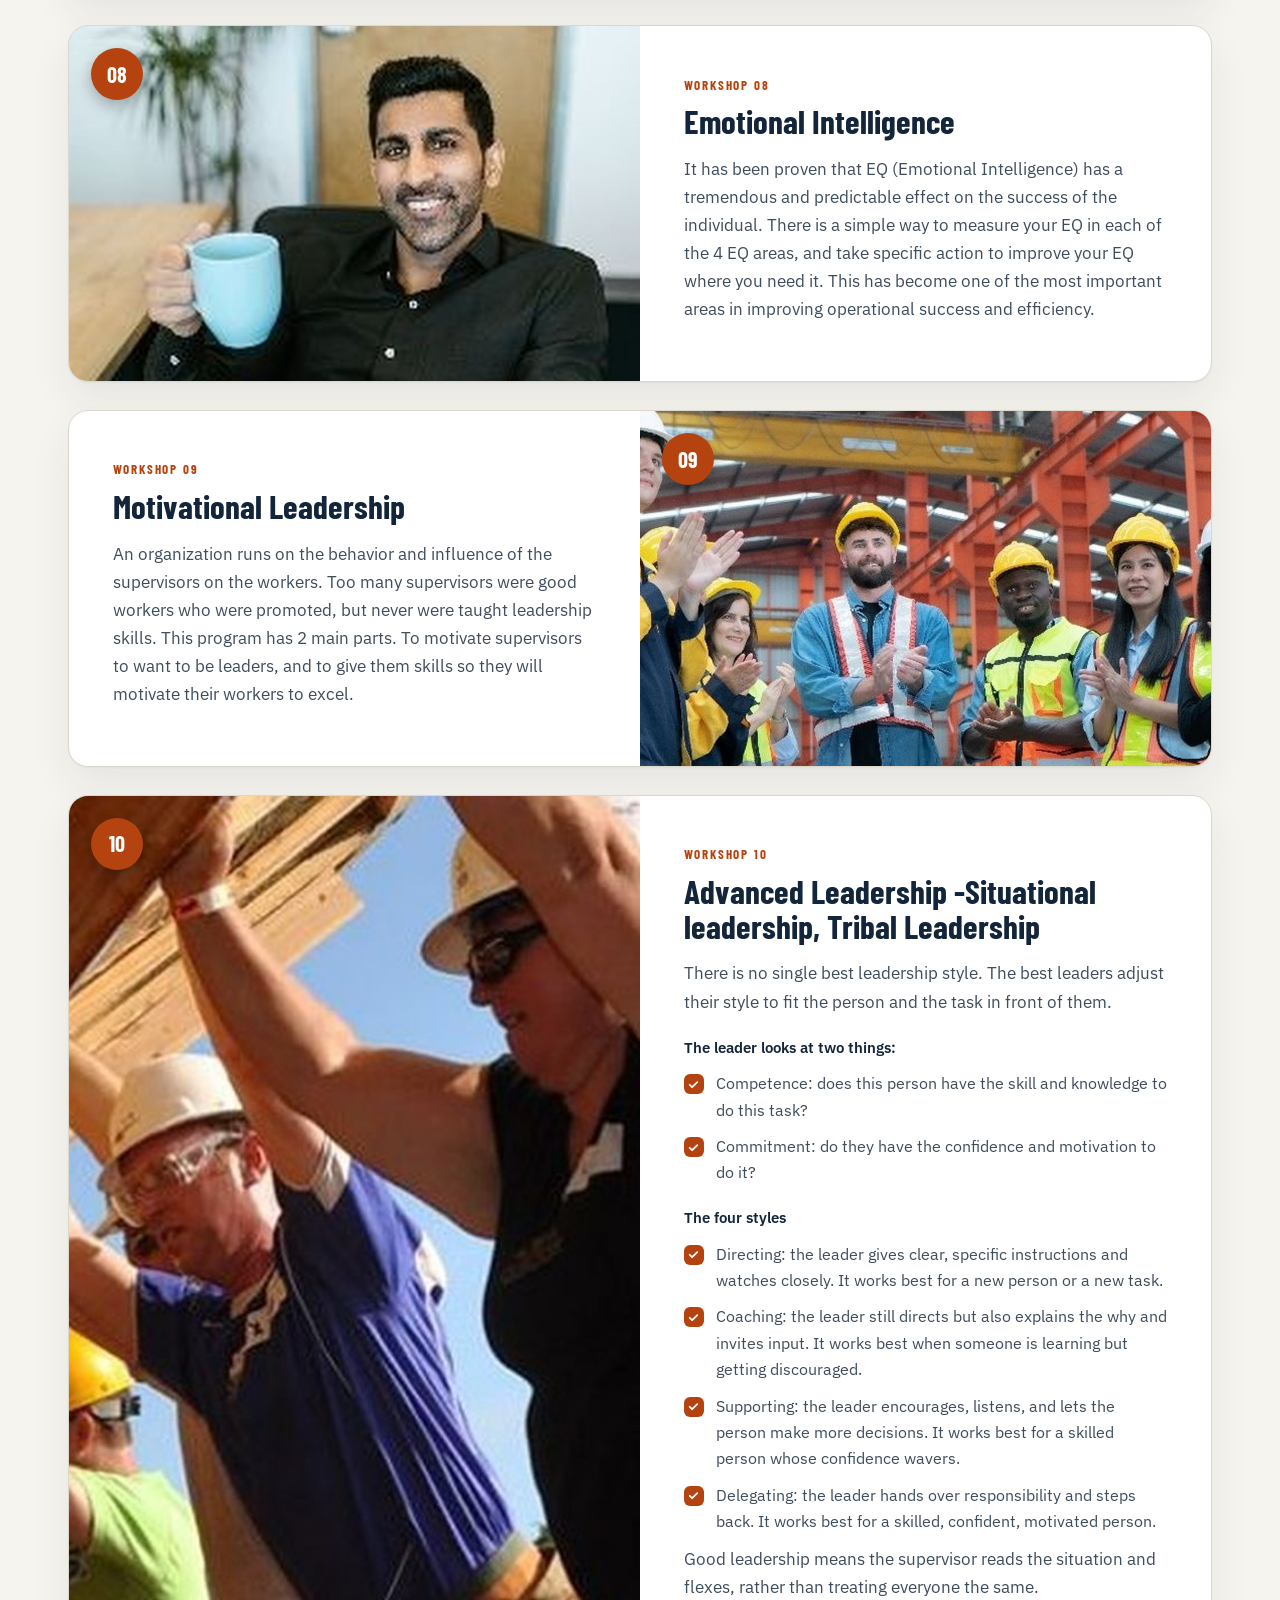
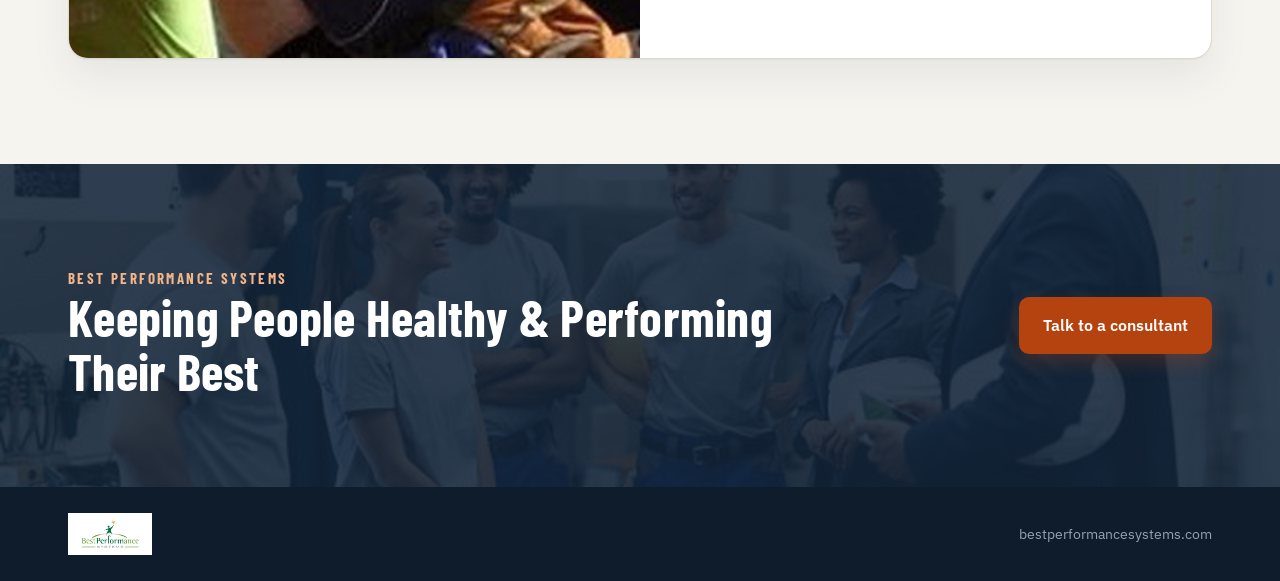
<file: soft-skills/v2.html>
<!doctype html>
<html lang="en"><head><meta charset="utf-8"><meta name="viewport" content="width=device-width,initial-scale=1">
<title>Soft Skills Curriculum | Best Performance Systems</title>
<meta name="description" content="Best Performance Systems soft skills workshops for supervisors and teams.">
<link rel="preconnect" href="https://fonts.googleapis.com"><link rel="preconnect" href="https://fonts.gstatic.com" crossorigin><link rel="stylesheet" href="https://fonts.googleapis.com/css2?family=Barlow+Condensed:wght@600;700&family=IBM+Plex+Sans:wght@400;500;600&display=swap">
<style>
:root{--navy:#13253A;--navy2:#1B3350;--orange:#B4430F;--orange2:#9A390C;--cream:#F6F4EF;--peach:#F2B489;--body:#3E4C5B;--line:#DDD8CC;--white:#fff}
*{box-sizing:border-box}
html{scroll-behavior:smooth;scroll-padding-top:84px}
body{margin:0;background:var(--cream);color:var(--body);font-family:'IBM Plex Sans',system-ui,Arial,sans-serif;font-size:17px;line-height:1.65;-webkit-font-smoothing:antialiased}
img{max-width:100%;display:block}
a{color:inherit}
.wrap{max-width:1240px;margin:0 auto;padding:0 clamp(18px,4vw,48px)}
.h{font-family:'Barlow Condensed',Arial Narrow,sans-serif;font-weight:700;color:var(--navy);letter-spacing:.005em;line-height:1.05;margin:0}
.eyebrow{font-family:'Barlow Condensed',sans-serif;font-weight:700;letter-spacing:.16em;text-transform:uppercase;font-size:15px;color:var(--orange);margin:0 0 10px}
.btn{display:inline-flex;align-items:center;gap:10px;background:var(--orange);color:#fff;text-decoration:none;font-weight:600;font-size:16px;padding:15px 24px;border-radius:10px;box-shadow:0 8px 18px rgba(180,67,15,.28);transition:background .15s,transform .15s}
.btn:hover{background:var(--orange2);transform:translateY(-1px)}
.btn.ghost{background:transparent;border:1.5px solid rgba(255,255,255,.55);box-shadow:none}
.btn.ghost:hover{background:rgba(255,255,255,.1)}
/* nav */
.nav{position:sticky;top:0;z-index:20;background:rgba(19,37,58,.96);backdrop-filter:saturate(1.2) blur(6px);border-bottom:1px solid rgba(255,255,255,.08)}
.nav .wrap{display:flex;align-items:center;justify-content:space-between;height:72px;gap:16px}
.logo{background:#fff;border-radius:0;padding:6px 12px;display:inline-flex;align-items:center}
.logo img{height:38px;width:auto}
.nav .links{display:flex;align-items:center;gap:26px}
.nav .links a.l{color:#C9D2DB;text-decoration:none;font-size:15px;font-weight:500}
.nav .links a.l:hover{color:#fff}
.nav .btn{padding:11px 18px;font-size:15px}
/* hero */
.hero{position:relative;color:#fff;background:var(--navy) url(img/hero.jpg) center 30%/cover no-repeat;overflow:hidden}
.hero:before{content:"";position:absolute;inset:0;background:linear-gradient(90deg,rgba(19,37,58,.97) 0%,rgba(19,37,58,.9) 45%,rgba(19,37,58,.55) 100%)}
.hero .wrap{position:relative;padding-top:clamp(64px,9vw,120px);padding-bottom:clamp(64px,9vw,110px)}
.hero .eyebrow{color:var(--peach)}
.hero h1{font-family:'Barlow Condensed',sans-serif;font-weight:700;font-size:clamp(48px,7.5vw,92px);line-height:.95;margin:0 0 24px;max-width:760px}
.hero h1 span{color:var(--peach)}
.hero .lead{max-width:720px;color:#DCE3EA;font-size:clamp(17px,1.5vw,19px);margin:0 0 30px}
.hero .ctas{display:flex;gap:14px;flex-wrap:wrap}
.hero .bar{position:absolute;left:0;right:0;bottom:0;height:6px;background:var(--orange)}
/* stats strip */
.stats{background:#fff;border-bottom:1px solid var(--line)}
.stats .wrap{display:grid;grid-template-columns:repeat(3,1fr);gap:0}
.stat{padding:26px 10px;text-align:center;border-right:1px solid var(--line)}
.stat:last-child{border-right:0}
.stat b{display:block;font-family:'Barlow Condensed',sans-serif;font-size:40px;color:var(--orange);line-height:1}
.stat span{font-size:14px;color:var(--body);font-weight:500}
/* about */
.about{padding:clamp(56px,7vw,96px) 0}
.about .grid{display:grid;grid-template-columns:5fr 7fr;gap:clamp(28px,5vw,72px);align-items:start}
.about h2{font-size:clamp(36px,4vw,52px)}
.about p{margin:0 0 16px}
.quote{border-left:5px solid var(--orange);background:#fff;padding:22px 26px;border-radius:0 12px 12px 0;color:var(--navy);font-weight:500;box-shadow:0 10px 26px rgba(19,37,58,.06)}
/* index */
.index{padding:0 0 10px}
.chips{display:flex;flex-wrap:wrap;gap:10px}
.chip{display:inline-flex;align-items:center;gap:10px;background:#fff;border:1px solid var(--line);border-radius:999px;padding:9px 16px 9px 9px;font-size:14.5px;font-weight:600;color:var(--navy);text-decoration:none;transition:border-color .15s,transform .15s}
.chip i{font-style:normal;background:var(--navy);color:#fff;font-family:'Barlow Condensed',sans-serif;font-size:14px;width:28px;height:28px;border-radius:50%;display:inline-flex;align-items:center;justify-content:center}
.chip:hover{border-color:var(--orange);transform:translateY(-1px)}
/* workshops */
.workshops{padding:clamp(40px,5vw,70px) 0 clamp(50px,6vw,90px)}
.sec-head{display:flex;align-items:end;justify-content:space-between;gap:20px;margin-bottom:34px;flex-wrap:wrap}
.sec-head h2{font-size:clamp(36px,4vw,52px)}
.ws{display:grid;grid-template-columns:1fr 1fr;background:#fff;border:1px solid var(--line);border-radius:20px;overflow:hidden;margin-bottom:28px;box-shadow:0 1px 2px rgba(19,37,58,.04),0 18px 40px rgba(19,37,58,.07)}
.ws .pic{position:relative;min-height:340px;background:#ccc}
.ws .pic img{position:absolute;inset:0;width:100%;height:100%;object-fit:cover}
.ws .pic .n{position:absolute;left:22px;top:22px;background:var(--orange);color:#fff;font-family:'Barlow Condensed',sans-serif;font-weight:700;font-size:22px;width:52px;height:52px;border-radius:50%;display:flex;align-items:center;justify-content:center;box-shadow:0 6px 16px rgba(0,0,0,.28)}
.ws .txt{padding:clamp(26px,3.4vw,46px)}
.ws:nth-child(even) .pic{order:2}
.ws .tag{display:inline-block;font-family:'Barlow Condensed',sans-serif;font-weight:700;letter-spacing:.14em;text-transform:uppercase;font-size:13px;color:var(--orange);margin-bottom:8px}
.ws h3{font-family:'Barlow Condensed',sans-serif;font-weight:700;color:var(--navy);font-size:clamp(28px,2.6vw,36px);line-height:1.05;margin:0 0 16px}
.ws p{margin:0 0 14px}
.ws h4{font-size:15px;font-weight:600;color:var(--navy);margin:20px 0 10px;text-transform:none}
.ws ul{list-style:none;margin:0 0 6px;padding:0}
.ws li{position:relative;padding-left:32px;margin:0 0 10px;font-size:16px}
.ws li:before{content:"";position:absolute;left:0;top:4px;width:20px;height:20px;border-radius:6px;background:var(--orange) url("data:image/svg+xml,%3Csvg xmlns='http://www.w3.org/2000/svg' viewBox='0 0 24 24' fill='none' stroke='white' stroke-width='3.2' stroke-linecap='round' stroke-linejoin='round'%3E%3Cpath d='M5 12.5l4.5 4.5L19 7.5'/%3E%3C/svg%3E") center/13px no-repeat}
/* band */
.band{position:relative;color:#fff;background:var(--navy) url(img/band.jpg) center/cover no-repeat}
.band:before{content:"";position:absolute;inset:0;background:rgba(19,37,58,.88)}
.band .wrap{position:relative;padding:clamp(56px,7vw,96px) clamp(18px,4vw,48px);display:flex;align-items:center;justify-content:space-between;gap:30px;flex-wrap:wrap}
.band h2{color:#fff;font-size:clamp(34px,4vw,54px);max-width:720px}
.band p{color:#DCE3EA;margin:12px 0 0;max-width:640px}
footer{background:#0E1C2C;color:#94A2B1;font-size:14px}
footer .wrap{display:flex;justify-content:space-between;align-items:center;gap:16px;flex-wrap:wrap;padding-top:26px;padding-bottom:26px}
footer .logo img{height:30px}
@media (max-width:900px){
 .about .grid{grid-template-columns:1fr}
 .ws{grid-template-columns:1fr}
 .ws:nth-child(even) .pic{order:0}
 .ws .pic{min-height:0;aspect-ratio:16/10}
 .nav .links a.l{display:none}
}
@media (max-width:560px){
 .nav .wrap{height:64px}.logo img{height:30px}.nav .btn{padding:10px 14px;font-size:14px}
 .stats .wrap{grid-template-columns:1fr}.stat{border-right:0;border-bottom:1px solid var(--line);padding:18px 10px}.stat:last-child{border-bottom:0}
 .hero:before{background:linear-gradient(180deg,rgba(19,37,58,.88),rgba(19,37,58,.96))}
 .btn{width:100%;justify-content:center}
 .chip{font-size:13.5px}
}
</style></head><body>
<nav class="nav"><div class="wrap"><a class="logo" href="#top"><img src="img/bps-logo.png" alt="Best Performance Systems"></a>
<div class="links"><a class="l" href="#workshops">Workshops</a><a class="btn" href="#book">Talk to a consultant</a></div></div></nav>
<header class="hero" id="top"><div class="wrap">
<p class="eyebrow">Best Performance Systems</p>
<h1>Soft Skills <span>Curriculum</span></h1>
<p class="lead">Great plants run on more than machines and procedures. It runs on how well people work together. Poor communication, eliminating conflict, resistance to change quietly disrupt organizational efficiency. Developing profound trust, mentoring and positive communication enhance organizational efficiency. Our soft skills workshops fix that with results you can see on the floor:.</p>
<div class="ctas"><a class="btn" href="#workshops">See the workshops</a><a class="btn ghost" href="#book">Talk to a consultant</a></div>
</div><div class="bar"></div></header>
<section class="stats"><div class="wrap">
<div class="stat"><b>10</b><span>workshops</span></div>
<div class="stat"><b>Since 2012</b><span>devoted to manufacturing</span></div>
<div class="stat"><b>2 months</b><span>of follow-up and support</span></div>
</div></section>
<section class="about"><div class="wrap"><div class="grid"><div><p class="eyebrow">How it works</p><h2 class="h">Results you can see on the floor</h2></div><div><p>Behavior-based methods help new habits take hold, so teams embrace better ways of working. Then we stay with you: two months of follow-up materials, assignments, and support keep the results going after the training ends.</p><p class="quote">Pick a workshop and experience maximum functioning in your people and plant.</p></div></div></div></section>
<section class="workshops" id="workshops"><div class="wrap">
<div class="sec-head"><div><p class="eyebrow">The workshops</p><h2 class="h">Pick a workshop</h2></div></div>
<div class="index"><div class="chips"><a class="chip" href="#presentation-skills"><i>01</i>Presentation Skills</a><a class="chip" href="#handling-conflict-thru-a-non-confrontati"><i>02</i>Handling Conflict Thru A Non-Confrontational Resolution Process</a><a class="chip" href="#influencing-and-motivating-worker-behavi"><i>03</i>Influencing and Motivating Worker Behavior</a><a class="chip" href="#supervisor-skill-of-trust"><i>04</i>Supervisor Skill of “Trust”</a><a class="chip" href="#supervisor-skill-quit-stayed"><i>05</i>Supervisor Skill: Quit &amp; Stayed</a><a class="chip" href="#coaching-for-work-performance"><i>06</i>Coaching For Work Performance</a><a class="chip" href="#mentoring-for-job-skills"><i>07</i>Mentoring For Job Skills</a><a class="chip" href="#emotional-intelligence"><i>08</i>Emotional Intelligence</a><a class="chip" href="#motivational-leadership"><i>09</i>Motivational Leadership</a><a class="chip" href="#advanced-leadership-situational-leadersh"><i>10</i>Advanced Leadership -Situational leadership, Tribal Leadership</a></div></div>
<div style="height:34px"></div>
<article class="ws" id="presentation-skills"><div class="pic"><img src="img/v2-01.jpg" alt="two supervisors in hard hats at a whiteboard" loading="lazy"><span class="n">01</span></div><div class="txt"><span class="tag">Workshop 01</span><h3>Presentation Skills</h3><p>To run an efficient department, there are times you must make presentations to a few Workers, or your entire team. To succeed, whether it is a 5 minute or all day presentation, your audience must be motivated to listen, learn, understand, apply &amp; remember what you are teaching.</p><h4>You will learn:</h4><ul><li>How to prepare your lesson, materials, the room &amp; yourself?</li><li>How to prepare the trainees for success?</li><li>How to keep the energy in the room up and positive?</li><li>How you can be relaxed, effective and have fun while teaching?</li><li>How to follow up to ensure future application of the lessons taught?</li></ul></div></article><article class="ws" id="handling-conflict-thru-a-non-confrontati"><div class="pic"><img src="img/v2-02.jpg" alt="supervisor and workers talking and smiling on the plant floo" loading="lazy"><span class="n">02</span></div><div class="txt"><span class="tag">Workshop 02</span><h3>Handling Conflict Thru A Non-Confrontational Resolution Process</h3><p>Conflict is a normal part of life. Disagreements between people happen. When they do, you need to be able to resolve conflicts successfully so things run more pleasant and efficient at work, and your personal relationships are better. This program gives you a simple, comfortable, Step by Step process to easily identify, evaluate, and solve conflict so all parties feel they have “won.”  This process is non-confrontational as the 2 people or groups come to a solution.</p></div></article><article class="ws" id="influencing-and-motivating-worker-behavi"><div class="pic"><img src="img/v2-03.jpg" alt="crew in safety vests talking and clapping together" loading="lazy"><span class="n">03</span></div><div class="txt"><span class="tag">Workshop 03</span><h3>Influencing and Motivating Worker Behavior</h3><p>A predictable proactive plan to increase the quality of functioning of a large % of your team members. We have all experienced the frustration of workers not doing what they are asked to do. There is a predictable system that will influence people to do what you ask of them, whether it is an individual, a department, or all workers at the organization.</p><h4>You will learn:</h4><ul><li>A simple 6 step system to influence and motivate desired behaviors</li><li>How to keep the new habits alive as long as you want?</li><li>How to influence workers to influence positive behavior in each other?</li></ul></div></article><article class="ws" id="supervisor-skill-of-trust"><div class="pic"><img src="img/v2-04.jpg" alt="supervisor talking with a team in hard hats on a plant floor" loading="lazy"><span class="n">04</span></div><div class="txt"><span class="tag">Workshop 04</span><h3>Supervisor Skill of “Trust”</h3><p>Stimulate Workers To Trust Supervisors And Feel Respected. Learn how to take action on the 13 behaviors that trusted leaders throughout the world have. It is easy and predictable  to gain the trust of your teams. It is well documented that workers who trust their leaders work faster, and perform in a superior manner.</p></div></article><article class="ws" id="supervisor-skill-quit-stayed"><div class="pic"><img src="img/v2-05.jpg" alt="tired worker slumped at her desk" loading="lazy"><span class="n">05</span></div><div class="txt"><span class="tag">Workshop 05</span><h3>Supervisor Skill: Quit &amp; Stayed</h3><p>A Cornell University study determined that 60% of western workers are just putting in time for the paycheck, they no longer care. Learn to Recognize-Influence and to Re-engage these workers that are holding back the organization from functioning the “Best!”</p></div></article><article class="ws" id="coaching-for-work-performance"><div class="pic"><img src="img/v2-06.jpg" alt="smiling worker in a hard hat on the factory floor" loading="lazy"><span class="n">06</span></div><div class="txt"><span class="tag">Workshop 06</span><h3>Coaching For Work Performance</h3><p>It is human nature that people do not like being told what to do. Coaching is a process that allows the worker to be involved in the development of the situation. By being involved, the worker feels respected and more consistently goes the extra mile to do a superior job.</p></div></article><article class="ws" id="mentoring-for-job-skills"><div class="pic"><img src="img/v2-07.jpg" alt="worker in safety glasses assembling electronics" loading="lazy"><span class="n">07</span></div><div class="txt"><span class="tag">Workshop 07</span><h3>Mentoring For Job Skills</h3><p>You have experienced staff members who know all the ropes, and new workers with minimal experience, yet there is not a formal transfer of knowledge between them. This process makes passing knowledge along SOP and contributes to a more successful operation.</p></div></article><article class="ws" id="emotional-intelligence"><div class="pic"><img src="img/v2-08.jpg" alt="relaxed executive reviewing a report" loading="lazy"><span class="n">08</span></div><div class="txt"><span class="tag">Workshop 08</span><h3>Emotional Intelligence</h3><p>It has been proven that EQ (Emotional Intelligence) has a tremendous and predictable effect on the success of the individual. There is a simple way to measure your EQ in each of the 4 EQ areas, and take specific action to improve your EQ where you need it. This has become one of the most important areas in improving operational success and efficiency.</p></div></article><article class="ws" id="motivational-leadership"><div class="pic"><img src="img/v2-09.jpg" alt="plant team in hard hats applauding" loading="lazy"><span class="n">09</span></div><div class="txt"><span class="tag">Workshop 09</span><h3>Motivational Leadership</h3><p>An organization runs on the behavior and influence of the supervisors on the workers. Too many supervisors were good workers who were promoted, but never were taught leadership skills. This program has 2 main parts. To motivate supervisors to want to be leaders, and to give them skills so they will motivate their workers to excel.</p></div></article><article class="ws" id="advanced-leadership-situational-leadersh"><div class="pic"><img src="img/v2-10.jpg" alt="team raising a wall frame together" loading="lazy"><span class="n">10</span></div><div class="txt"><span class="tag">Workshop 10</span><h3>Advanced Leadership -Situational leadership, Tribal Leadership</h3><p>There is no single best leadership style. The best leaders adjust their style to fit the person and the task in front of them.</p><h4>The leader looks at two things:</h4><ul><li>Competence: does this person have the skill and knowledge to do this task?</li><li>Commitment: do they have the confidence and motivation to do it?</li></ul><h4>The four styles</h4><ul><li>Directing: the leader gives clear, specific instructions and watches closely. It works best for a new person or a new task.</li><li>Coaching: the leader still directs but also explains the why and invites input. It works best when someone is learning but getting discouraged.</li><li>Supporting: the leader encourages, listens, and lets the person make more decisions. It works best for a skilled person whose confidence wavers.</li><li>Delegating: the leader hands over responsibility and steps back. It works best for a skilled, confident, motivated person.</li></ul><p>Good leadership means the supervisor reads the situation and flexes, rather than treating everyone the same.</p></div></article>
</div></section>
<section class="band" id="book"><div class="wrap">
<div><p class="eyebrow" style="color:var(--peach)">Best Performance Systems</p><h2 class="h">Keeping People Healthy &amp; Performing Their Best</h2></div>
<a class="btn" href="#book">Talk to a consultant</a>
</div></section>
<footer><div class="wrap"><span class="logo"><img src="img/bps-logo.png" alt="Best Performance Systems"></span><span>bestperformancesystems.com</span></div></footer>
</body></html>
</file>
